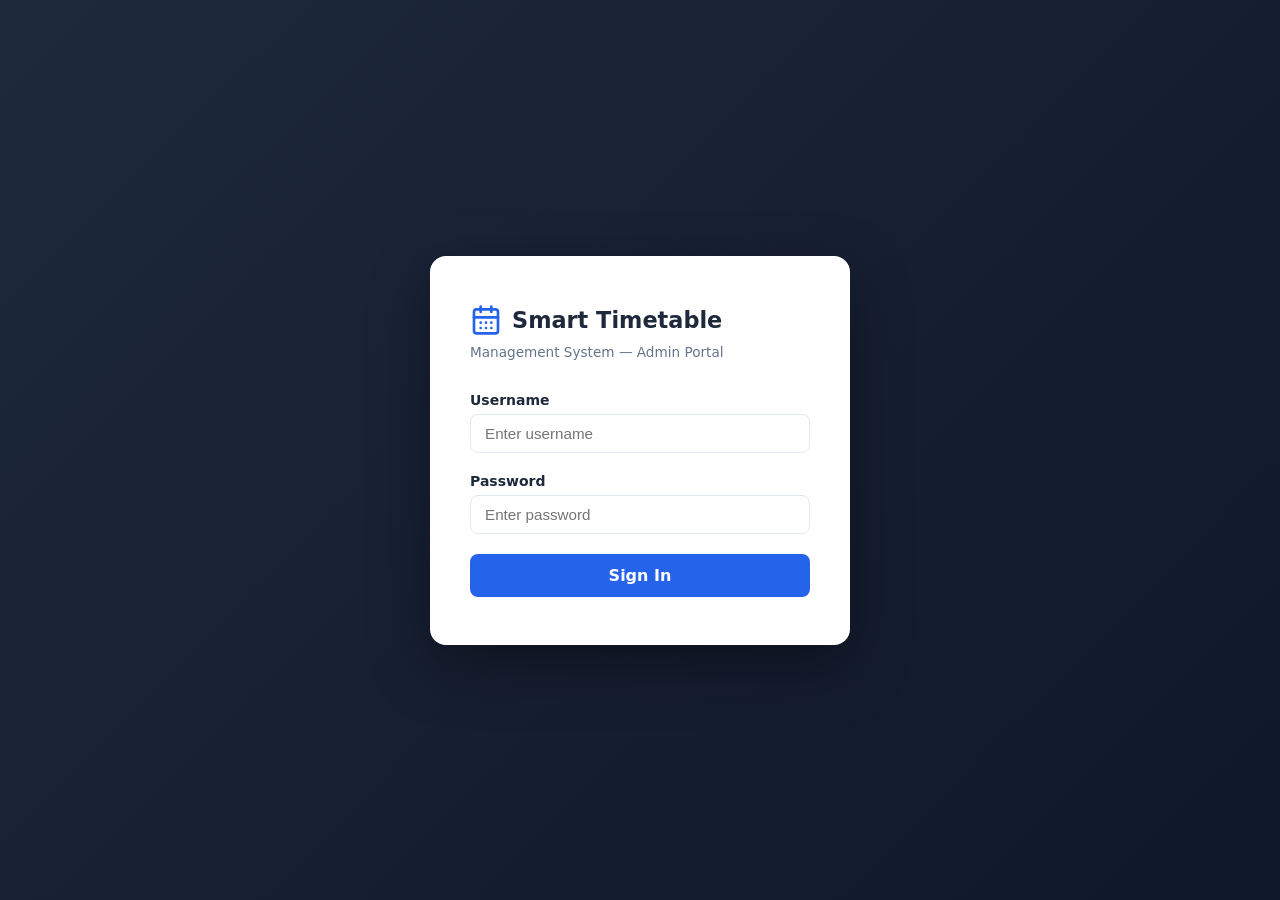
<file: frontend/index.html>
<!DOCTYPE html>
<html lang="en">
<head>
  <meta charset="UTF-8">
  <meta name="viewport" content="width=device-width, initial-scale=1.0">
  <title>Smart Timetable System — Login</title>
  <link rel="stylesheet" href="style.css">
</head>
<body class="login-page">

  <div class="login-card">
    <div class="logo">
      <svg width="32" height="32" viewBox="0 0 24 24" fill="none" stroke="currentColor" stroke-width="2" stroke-linecap="round" stroke-linejoin="round">
        <rect x="3" y="4" width="18" height="18" rx="2" ry="2"/><line x1="16" y1="2" x2="16" y2="6"/>
        <line x1="8" y1="2" x2="8" y2="6"/><line x1="3" y1="10" x2="21" y2="10"/>
        <path d="M8 14h.01M12 14h.01M16 14h.01M8 18h.01M12 18h.01M16 18h.01"/>
      </svg>
      <div>
        <h1>Smart Timetable</h1>
      </div>
    </div>
    <p class="subtitle">Management System &mdash; Admin Portal</p>

    <div id="errorMsg" class="error-msg">Invalid username or password.</div>

    <form id="loginForm" novalidate>
      <div class="form-group">
        <label for="username">Username</label>
        <input type="text" id="username" name="username" placeholder="Enter username" autocomplete="username" required>
      </div>
      <div class="form-group">
        <label for="password">Password</label>
        <input type="password" id="password" name="password" placeholder="Enter password" autocomplete="current-password" required>
      </div>
      <button type="submit" class="btn-login">Sign In</button>
    </form>

    
  </div>

  <script src="login.js"></script>
</body>
</html>
</file>
<file: frontend/style.css>
*, *::before, *::after { box-sizing: border-box; margin: 0; padding: 0; }

:root {
--primary: #2563eb;
--primary-dark: #1d4ed8;
--accent: #0ea5e9;
--success: #16a34a;
--danger: #dc2626;
--warning: #d97706;
--sidebar-bg: #1e293b;
--sidebar-text: #cbd5e1;
--sidebar-w: 240px;
--header-h: 60px;
--bg: #f1f5f9;
--card-bg: #ffffff;
--border: #e2e8f0;
--text: #1e293b;
--text-muted: #64748b;
--radius: 8px;
--shadow: 0 1px 3px rgba(0,0,0,.12), 0 1px 2px rgba(0,0,0,.08);
--shadow-md: 0 4px 6px -1px rgba(0,0,0,.10), 0 2px 4px -1px rgba(0,0,0,.06);
}

body { font-family: 'Segoe UI', system-ui, sans-serif; background: var(--bg); color: var(--text); }
a { color: inherit; text-decoration: none; }
ul { list-style: none; }
button { cursor: pointer; font-family: inherit; }

.login-page {
min-height: 100vh;
display: flex;
align-items: center;
justify-content: center;
background: linear-gradient(135deg, #1e293b 0%, #0f172a 100%);
}

.login-card {
background: var(--card-bg);
border-radius: 16px;
padding: 48px 40px;
width: 100%;
max-width: 420px;
box-shadow: 0 20px 60px rgba(0,0,0,.4);
}

.login-card .logo {
display: flex;
align-items: center;
gap: 10px;
margin-bottom: 8px;
}

.login-card .logo svg { color: var(--primary); }

.login-card h1 { font-size: 1.4rem; font-weight: 700; color: var(--text); }
.login-card .subtitle { font-size: 0.85rem; color: var(--text-muted); margin-bottom: 32px; }

.form-group { margin-bottom: 20px; }
.form-group label { display: block; font-size: .875rem; font-weight: 600; margin-bottom: 6px; color: var(--text); }
.form-group input {
width: 100%;
padding: 10px 14px;
border: 1.5px solid var(--border);
border-radius: var(--radius);
font-size: .95rem;
transition: border-color .2s;
outline: none;
}
.form-group input:focus { border-color: var(--primary); box-shadow: 0 0 0 3px rgba(37,99,235,.12); }

.btn-login {
width: 100%;
padding: 12px;
background: var(--primary);
color: #fff;
border: none;
border-radius: var(--radius);
font-size: 1rem;
font-weight: 600;
transition: background .2s, transform .1s;
}
.btn-login:hover { background: var(--primary-dark); }
.btn-login:active { transform: scale(.98); }

.login-hint { margin-top: 16px; font-size: .8rem; color: var(--text-muted); text-align: center; }
.login-hint span { background: #f1f5f9; padding: 2px 8px; border-radius: 4px; font-family: monospace; }

.error-msg {
display: none;
background: #fef2f2;
color: var(--danger);
border: 1px solid #fecaca;
border-radius: var(--radius);
padding: 10px 14px;
font-size: .875rem;
margin-bottom: 16px;
}

.layout { display: flex; min-height: 100vh; }

.sidebar {
width: var(--sidebar-w);
background: var(--sidebar-bg);
position: fixed;
top: 0; left: 0; bottom: 0;
display: flex;
flex-direction: column;
transition: transform .3s;
z-index: 100;
overflow-y: auto;
}

.sidebar-brand {
padding: 18px 20px;
border-bottom: 1px solid rgba(255,255,255,.08);
display: flex;
align-items: center;
gap: 10px;
}

.sidebar-brand svg { color: var(--accent); flex-shrink: 0; }
.sidebar-brand span { font-size: .95rem; font-weight: 700; color: #f1f5f9; line-height: 1.2; }

.sidebar-nav { padding: 12px 0; flex: 1; }

.nav-section {
padding: 10px 16px 4px;
font-size: .7rem;
font-weight: 700;
text-transform: uppercase;
letter-spacing: .08em;
color: #475569;
}

.nav-item {
display: flex;
align-items: center;
gap: 10px;
padding: 10px 20px;
color: var(--sidebar-text);
font-size: .9rem;
border-left: 3px solid transparent;
transition: background .15s, color .15s, border-color .15s;
}

.nav-item:hover,
.nav-item.active {
background: rgba(255,255,255,.06);
color: #f8fafc;
border-left-color: var(--accent);
}
.nav-item.active { background: rgba(14,165,233,.12); color: var(--accent); }

.sidebar-footer {
padding: 16px 20px;
border-top: 1px solid rgba(255,255,255,.08);
}
.btn-logout {
display: flex;
align-items: center;
gap: 8px;
color: #94a3b8;
font-size: .875rem;
background: none;
border: none;
padding: 0;
transition: color .2s;
}
.btn-logout:hover { color: var(--danger); }

.main {
margin-left: var(--sidebar-w);
flex: 1;
display: flex;
flex-direction: column;
min-height: 100vh;
}

.topbar {
height: var(--header-h);
background: var(--card-bg);
border-bottom: 1px solid var(--border);
display: flex;
align-items: center;
justify-content: space-between;
padding: 0 28px;
position: sticky;
top: 0;
z-index: 50;
box-shadow: var(--shadow);
}

.topbar h2 { font-size: 1.1rem; font-weight: 600; }
.topbar-user {
display: flex;
align-items: center;
gap: 10px;
font-size: .875rem;
color: var(--text-muted);
}
.avatar {
width: 34px; height: 34px;
background: var(--primary);
color: #fff;
border-radius: 50%;
display: flex;
align-items: center;
justify-content: center;
font-weight: 700;
font-size: .85rem;
}

.content { padding: 28px; flex: 1; }

.stats-grid {
display: grid;
grid-template-columns: repeat(auto-fill, minmax(200px, 1fr));
gap: 20px;
margin-bottom: 28px;
}

.stat-card {
background: var(--card-bg);
border-radius: var(--radius);
padding: 20px;
display: flex;
align-items: center;
gap: 16px;
box-shadow: var(--shadow);
}

.stat-icon {
width: 48px; height: 48px;
border-radius: 12px;
display: flex;
align-items: center;
justify-content: center;
flex-shrink: 0;
}
.stat-icon.blue { background: #eff6ff; color: var(--primary); }
.stat-icon.green { background: #f0fdf4; color: var(--success); }
.stat-icon.orange { background: #fffbeb; color: var(--warning); }
.stat-icon.sky { background: #f0f9ff; color: var(--accent); }

.stat-label { font-size: .8rem; color: var(--text-muted); margin-bottom: 2px; }
.stat-value { font-size: 1.8rem; font-weight: 700; line-height: 1; }

.section { display: none; }
.section.active { display: block; }

.section-header {
display: flex;
align-items: center;
justify-content: space-between;
margin-bottom: 20px;
}
.section-header h3 { font-size: 1.1rem; font-weight: 600; }
.header-actions { display: flex; gap: 10px; }

.import-help { font-size: 0.85rem; color: var(--text-muted); margin-bottom: 12px; }
.import-example { font-family: monospace; background: #f1f5f9; padding: 4px 8px; border-radius: 4px; font-size: 0.8rem; }
.import-preview { margin-top: 16px; max-height: 200px; overflow-y: auto; font-size: 0.85rem; }
.import-preview table { width: 100%; border-collapse: collapse; }
.import-preview th { background: #f8fafc; padding: 6px 10px; text-align: left; font-weight: 600; font-size: 0.75rem; }
.import-preview td { padding: 6px 10px; border-bottom: 1px solid var(--border); }
.import-errors { color: var(--danger); margin-top: 10px; font-size: 0.85rem; }
.import-success { color: var(--success); margin-top: 10px; font-size: 0.85rem; }

.btn {
display: inline-flex;
align-items: center;
gap: 6px;
padding: 8px 16px;
border-radius: var(--radius);
font-size: .875rem;
font-weight: 600;
border: none;
transition: background .2s, transform .1s;
}
.btn:active { transform: scale(.97); }

.btn-primary { background: var(--primary); color: #fff; }
.btn-primary:hover { background: var(--primary-dark); }
.btn-success { background: var(--success); color: #fff; }
.btn-success:hover { background: #15803d; }
.btn-danger { background: var(--danger); color: #fff; }
.btn-danger:hover { background: #b91c1c; }
.btn-secondary { background: var(--border); color: var(--text); }
.btn-secondary:hover { background: #cbd5e1; }
.btn-lg { padding: 12px 24px; font-size: 1rem; }

.card {
background: var(--card-bg);
border-radius: var(--radius);
box-shadow: var(--shadow);
overflow: hidden;
}

.table-wrapper { overflow-x: auto; }

table { width: 100%; border-collapse: collapse; font-size: .875rem; }
thead { background: #f8fafc; }
th { padding: 12px 16px; text-align: left; font-weight: 600; color: var(--text-muted); font-size: .8rem; text-transform: uppercase; letter-spacing: .04em; white-space: nowrap; }
td { padding: 12px 16px; border-top: 1px solid var(--border); vertical-align: middle; }
tr:hover td { background: #f8fafc; }

.badge {
display: inline-block;
padding: 2px 10px;
border-radius: 999px;
font-size: .75rem;
font-weight: 600;
}
.badge-blue { background: #dbeafe; color: #1d4ed8; }
.badge-green { background: #dcfce7; color: #15803d; }
.badge-orange { background: #fef9c3; color: #a16207; }
.badge-sky { background: #e0f2fe; color: #0369a1; }
.badge-purple { background: #f3e8ff; color: #7e22ce; }

.modal-overlay {
position: fixed;
inset: 0;
background: rgba(0,0,0,.45);
z-index: 200;
display: flex;
align-items: center;
justify-content: center;
opacity: 0;
pointer-events: none;
transition: opacity .2s;
}
.modal-overlay.open { opacity: 1; pointer-events: all; }

.modal {
background: var(--card-bg);
border-radius: 12px;
padding: 28px;
width: 100%;
max-width: 480px;
max-height: 90vh;
overflow-y: auto;
box-shadow: var(--shadow-md);
transform: translateY(20px);
transition: transform .2s;
}
.modal-overlay.open .modal { transform: translateY(0); }

.modal-header {
display: flex;
align-items: center;
justify-content: space-between;
margin-bottom: 20px;
}
.modal-header h4 { font-size: 1rem; font-weight: 700; }
.modal-close {
background: none;
border: none;
color: var(--text-muted);
font-size: 1.3rem;
line-height: 1;
transition: color .2s;
}
.modal-close:hover { color: var(--danger); }

.modal-body .form-group { margin-bottom: 16px; }
.modal-body label { font-size: .85rem; font-weight: 600; display: block; margin-bottom: 5px; }
.modal-body input,
.modal-body select {
width: 100%;
padding: 9px 12px;
border: 1.5px solid var(--border);
border-radius: var(--radius);
font-size: .9rem;
outline: none;
}
.modal-body input:focus,
.modal-body select:focus { border-color: var(--primary); box-shadow: 0 0 0 3px rgba(37,99,235,.1); }

.modal-footer {
display: flex;
justify-content: flex-end;
gap: 10px;
margin-top: 20px;
padding-top: 16px;
border-top: 1px solid var(--border);
}

.timetable-controls {
display: flex;
align-items: center;
gap: 14px;
flex-wrap: wrap;
margin-bottom: 20px;
}

.tt-filter { display: flex; align-items: center; gap: 6px; font-size: .875rem; }
.tt-filter select {
padding: 6px 10px;
border: 1.5px solid var(--border);
border-radius: var(--radius);
font-size: .875rem;
outline: none;
}

.timetable-wrapper { overflow-x: auto; }

.timetable {
border-collapse: collapse;
min-width: 700px;
width: 100%;
font-size: .82rem;
}
.timetable th,
.timetable td {
border: 1px solid var(--border);
padding: 0;
text-align: center;
min-width: 100px;
}
.timetable thead th {
background: var(--sidebar-bg);
color: #f1f5f9;
padding: 10px 8px;
font-size: .78rem;
text-transform: uppercase;
font-weight: 600;
}
.timetable tbody th {
background: #f8fafc;
color: var(--text);
font-weight: 600;
padding: 8px 12px;
min-width: 80px;
text-align: left;
}

.tt-cell {
padding: 6px 8px;
min-height: 64px;
display: flex;
flex-direction: column;
align-items: center;
justify-content: center;
gap: 2px;
}
.tt-cell .tt-subject { font-weight: 700; color: var(--text); font-size: .8rem; }
.tt-cell .tt-teacher { color: var(--text-muted); font-size: .73rem; }
.tt-cell .tt-room { font-size: .7rem; padding: 1px 6px; border-radius: 4px; background: var(--border); }
.tt-cell .tt-batch { font-size: .68rem; color: var(--text-muted); }

.tt-cell-filled {
background: linear-gradient(135deg, #eff6ff, #dbeafe);
border-left: 3px solid var(--primary);
}
.tt-cell-empty { background: #fafafa; }

.color-0 { background: linear-gradient(135deg,#eff6ff,#dbeafe); border-left-color: #2563eb; }
.color-1 { background: linear-gradient(135deg,#f0fdf4,#dcfce7); border-left-color: #16a34a; }
.color-2 { background: linear-gradient(135deg,#fffbeb,#fef3c7); border-left-color: #d97706; }
.color-3 { background: linear-gradient(135deg,#fdf4ff,#f3e8ff); border-left-color: #9333ea; }
.color-4 { background: linear-gradient(135deg,#f0f9ff,#e0f2fe); border-left-color: #0284c7; }

.generate-card {
background: linear-gradient(135deg, #1e293b, #0f172a);
border-radius: var(--radius);
padding: 32px;
color: #f1f5f9;
margin-bottom: 24px;
}
.generate-card h3 { font-size: 1.25rem; margin-bottom: 8px; }
.generate-card p { color: #94a3b8; font-size: .9rem; margin-bottom: 20px; }

.algorithm-chips { display: flex; gap: 8px; flex-wrap: wrap; margin-top: 12px; }
.chip {
background: rgba(255,255,255,.1);
border: 1px solid rgba(255,255,255,.15);
color: #e2e8f0;
padding: 4px 12px;
border-radius: 999px;
font-size: .78rem;
font-weight: 600;
}

.progress-bar-wrap { height: 6px; background: rgba(255,255,255,.15); border-radius: 3px; overflow: hidden; margin-top: 16px; display: none; }
.progress-bar { height: 100%; background: var(--accent); border-radius: 3px; width: 0; transition: width .5s ease; }

.conflict-check {
background: var(--card-bg);
border-radius: var(--radius);
padding: 20px;
box-shadow: var(--shadow);
margin-bottom: 20px;
}
.conflict-check h4 { font-size: .95rem; font-weight: 600; margin-bottom: 12px; }
.check-item {
display: flex;
align-items: center;
gap: 8px;
padding: 6px 0;
font-size: .875rem;
border-bottom: 1px solid var(--border);
}
.check-item:last-child { border-bottom: none; }
.check-ok { color: var(--success); }
.check-fail { color: var(--danger); }

.empty-state { padding: 48px 24px; text-align: center; color: var(--text-muted); }
.empty-state svg { margin-bottom: 12px; opacity: .4; }
.empty-state p { font-size: .9rem; }

.toast {
position: fixed;
bottom: 24px;
right: 24px;
background: #1e293b;
color: #f1f5f9;
padding: 12px 20px;
border-radius: var(--radius);
font-size: .875rem;
z-index: 500;
box-shadow: var(--shadow-md);
transform: translateY(20px);
opacity: 0;
transition: opacity .3s, transform .3s;
max-width: 320px;
}
.toast.show { opacity: 1; transform: translateY(0); }
.toast.success { border-left: 4px solid var(--success); }
.toast.error { border-left: 4px solid var(--danger); }
.toast.info { border-left: 4px solid var(--accent); }

@media (max-width: 768px) {
.sidebar { transform: translateX(-100%); }
.sidebar.open { transform: translateX(0); }
.main { margin-left: 0; }
}
</file>
